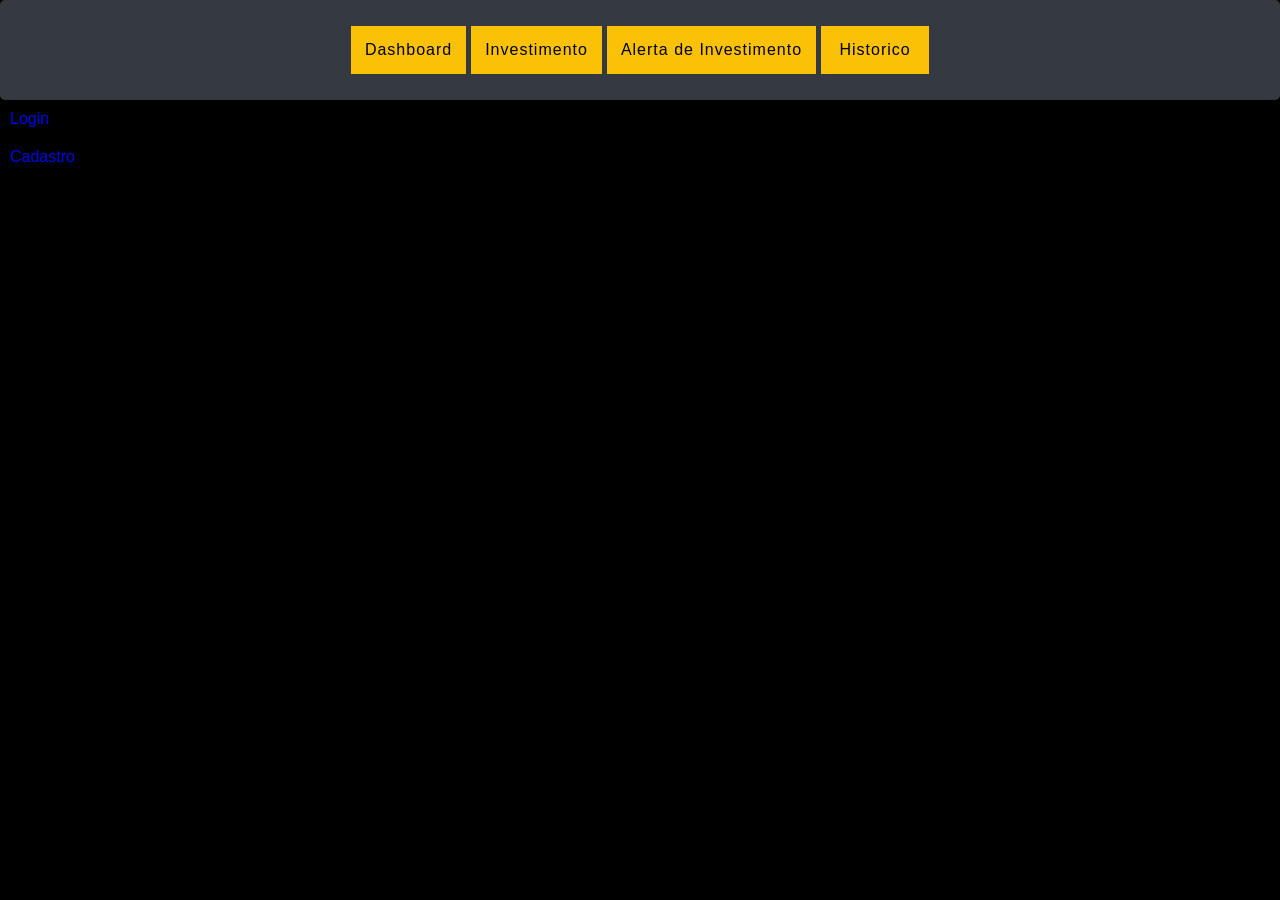
<file: Meu projeto pessoal/index.html>
<!DOCTYPE html>
<html lang="pt-BR">

<head>
    <meta charset="UTF-8">
    <meta name="viewport" content="width=device-width, initial-scale=1.0">
    <title>Dashboard</title>
    <link rel="stylesheet" href="style.css">
</head>

<body>

    
        <header>
            <nav id="top-header">
                <p id="dashboard">Dashboard</p>
                <p id="investimento">Investimento</p>
                <p id="alerta">Alerta de Investimento</p>
                <p id="historico">Historico</p>
            </nav>
        </header>
 
    
        <a href="login.html">Login</a>
        <a href="cadastro.html">Cadastro</a>
    

    <main>

    </main>
    <script src="script.js"></script>
</body>

</html>
</file>
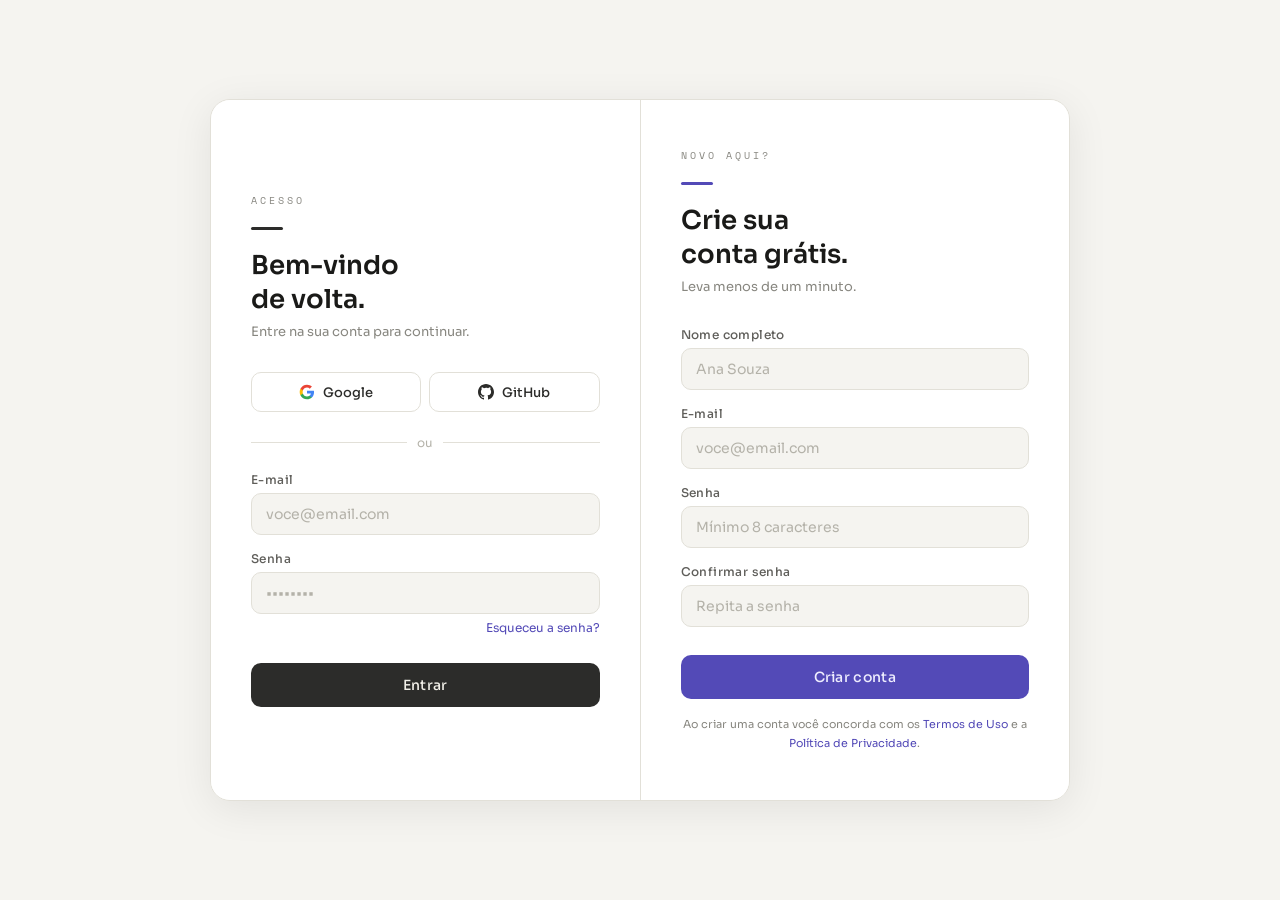
<file: Projeto-main (REWORK)/Projeto-main/index.html>
<!DOCTYPE html>
<html lang="pt-BR">

<head>
  <meta charset="UTF-8">
  <meta name="viewport" content="width=device-width, initial-scale=1.0">
  <title>Investimentos</title>
  <link rel="stylesheet" href="style.css">
  <link
    href="https://fonts.googleapis.com/css2?family=DM+Sans:wght@300;400;500;600&family=DM+Mono:wght@400;500&display=swap"
    rel="stylesheet">
</head>

<body>

  <!-- SIDEBAR -->
  <nav class="sidebar">
    <div class="logo">CA</div>

    <button class="nav-btn active" onclick="showPage('dashboard',this)" title="Dashboard">
      <svg viewBox="0 0 24 24">
        <rect x="3" y="3" width="7" height="7" rx="1" />
        <rect x="14" y="3" width="7" height="7" rx="1" />
        <rect x="3" y="14" width="7" height="7" rx="1" />
        <rect x="14" y="14" width="7" height="7" rx="1" />
      </svg>
    </button>

    <button class="nav-btn" onclick="showPage('alertas',this)" title="Alertas">
      <svg viewBox="0 0 24 24">
        <path d="M18 8A6 6 0 0 0 6 8c0 7-3 9-3 9h18s-3-2-3-9" />
        <path d="M13.73 21a2 2 0 0 1-3.46 0" />
      </svg>
    </button>

    <button class="nav-btn" onclick="showPage('negociacoes',this)" title="Negociações">
      <svg viewBox="0 0 24 24">
        <line x1="12" y1="1" x2="12" y2="23" />
        <path d="M17 5H9.5a3.5 3.5 0 0 0 0 7h5a3.5 3.5 0 0 1 0 7H6" />
      </svg>
    </button>

    <button class="nav-btn" onclick="showPage('pagamento',this)" title="Pagamento">
      <svg viewBox="0 0 24 24">
        <rect x="1" y="4" width="22" height="16" rx="2" />
        <line x1="1" y1="10" x2="23" y2="10" />
      </svg>
    </button>

    <div class="sidebar-bottom">
      <button class="nav-btn" onclick="showPage('meusdados',this)" title="Meus Dados">
        <svg viewBox="0 0 24 24">
          <path d="M20 21v-2a4 4 0 0 0-4-4H8a4 4 0 0 0-4 4v2" />
          <circle cx="12" cy="7" r="4" />
        </svg>
      </button>

      <button class="nav-btn" onclick="logout()" title="Sair">
        <svg viewBox="0 0 24 24">
          <path d="M9 21H5a2 2 0 0 1-2-2V5a2 2 0 0 1 2-2h4" />
          <polyline points="16 17 21 12 16 7" />
          <line x1="21" y1="12" x2="9" y2="12" />
        </svg>
      </button>

    </div>
  </nav>

  <main>
    <!-- TOPBAR -->
    <div class="topbar">
      <div class="topbar-left">
        <span class="topbar-title" id="page-title">Dashboard</span>
        <span class="topbar-sub" id="page-sub">Visão geral da carteira</span>
      </div>
      <div class="topbar-right">
        <span class="badge-green">● Mercado aberto</span>
        <div class="avatar">CA</div>
      </div>
    </div>

    <!-- ══════════ DASHBOARD ══════════ -->
    <div class="page active" id="page-dashboard">
      <div class="grid-4">
        <div class="card">
          <div class="card-label">Patrimônio Total</div>
          <div class="card-value" id="patrimonio-total">R$ 0,00</div>

        </div>
        <div class="card">
          <div class="card-label">Lucro do Mês</div>
          <div class="card-value" id="lucro-mes">R$ 0,00</div>
        </div>
        <div class="card">
          <div class="card-label">Posições Abertas</div>
          <div class="card-value">6</div>
          <div class="card-change" style="color:var(--muted)">4 países</div>
        </div>
        <div class="card">
          <div class="card-label">
            Cashback Acum.
            <span class="tooltip">
              ℹ️
              <span class="tooltip-text">
                Parte do valor de cada operação é devolvida ao usuário como benefício financeiro (0,5% por transação).
              </span>
            </span>
          </div>
          <div class="card-value" id="cashback-total">R$ 0,00</div>
        </div>
        <div class="card">
          <div class="card-label">
            Impacto Ambiental
            <span class="tooltip">
              ℹ️
              <span class="tooltip-text">
                Cada operação gera impacto ambiental proporcional ao valor investido.
              </span>
            </span>
          </div>

          <div class="card-value" id="impacto-total">0</div>
          <div class="card-change">CO₂ estimado acumulado</div>
        </div>
      </div>

      <div class="table-wrap">
        <div class="table-head">
          <h3>Ações em carteira</h3>
          <span style="font-size:12px;color:var(--muted)">Atualizado agora</span>
        </div>
        <table>
          <thead>
            <tr>
              <th>País</th>
              <th>Ação</th>
              <th>Variação</th>
              <th>Preço</th>
              <th>Qtd</th>
              <th>Total</th>
              <th>Status</th>
              <th>Ação</th>
            </tr>
          </thead>
          <tbody>
            <tr>
              <td class="td-pais"></td>
              <td><b>PETR4</b></td>
              <td class="up">+1,59%</td>
              <td class="mono" style="font-family:var(--mono)">R$ 38,42</td>
              <td>100</td>
              <td class="mono" style="font-family:var(--mono)">R$ 3.842</td>
              <td><span class="tag tag-green">Queimados</span></td>
              <td><button class="btn-sm btn-sell" onclick="openSell('PETR4','R$ 38,42')">Vender</button></td>
            </tr>
            <tr>
              <td class="td-pais"></td>
              <td><b>INFY</b></td>
              <td class="down">−0,48%</td>
              <td style="font-family:var(--mono)">₹ 1.420</td>
              <td>50</td>
              <td style="font-family:var(--mono)">₹ 71.000</td>
              <td><span class="tag tag-red">Poluição</span></td>
              <td><button class="btn-sm btn-buy" onclick="openBuy('INFY','₹ 1.420')">Comprar</button></td>
            </tr>
            <tr>
              <td class="td-pais"></td>
              <td><b>AAPL</b></td>
              <td class="up">+0,92%</td>
              <td style="font-family:var(--mono)">$ 189,30</td>
              <td>10</td>
              <td style="font-family:var(--mono)">$ 1.893</td>
              <td><span class="tag tag-blue">Estável</span></td>
              <td><button class="btn-sm btn-sell" onclick="openSell('AAPL','$ 189,30')">Vender</button></td>
            </tr>
            <tr>
              <td class="td-pais"></td>
              <td><b>SAP</b></td>
              <td class="up">+2,10%</td>
              <td style="font-family:var(--mono)">€ 172,50</td>
              <td>20</td>
              <td style="font-family:var(--mono)">€ 3.450</td>
              <td><span class="tag tag-green">Alta</span></td>
              <td><button class="btn-sm btn-buy" onclick="openBuy('SAP','€ 172,50')">Comprar</button></td>
            </tr>
          </tbody>
        </table>
      </div>
    </div>

    <!-- ══════════ ALERTAS ══════════ -->
    <div class="page" id="page-alertas">
      <div class="grid-2" style="margin-bottom:1.5rem">
        <div class="card">
          <div class="card-label">Alertas Ativos</div>
          <div class="card-value" style="color:var(--amber)">8</div>
          <div class="card-change" style="color:var(--muted)">3 críticos</div>
        </div>
        <div class="card">
          <div class="card-label">Último disparo</div>
          <div class="card-value" style="font-size:20px">PETR4</div>
          <div class="card-change up">há 4 minutos</div>
        </div>
      </div>

      <p class="section-title">Feed de alertas em tempo real</p>
      <div class="alert-list">
        <div class="alert-item">
          <div class="alert-icon alert-up">📈</div>
          <div class="dot dot-green"></div>
          <div class="alert-info">
            <div class="alert-title">PETR4 — Rompeu resistência de R$ 38,00</div>
            <div class="alert-desc">Preço atual: R$ 38,42 · Volume acima da média em 34%</div>
          </div>
          <div class="alert-time">14:52</div>
        </div>
        <div class="alert-item">
          <div class="alert-icon alert-down">📉</div>
          <div class="dot dot-red"></div>
          <div class="alert-info">
            <div class="alert-title">INFY — Queda de 0,48% na abertura</div>
            <div class="alert-desc">Stop-loss atingido · Preço: ₹ 1.420 · Limite: ₹ 1.430</div>
          </div>
          <div class="alert-time">14:48</div>
        </div>
        <div class="alert-item">
          <div class="alert-icon alert-neutral">⚠️</div>
          <div class="dot dot-amber"></div>
          <div class="alert-info">
            <div class="alert-title">AAPL — Próximo da meta de lucro</div>
            <div class="alert-desc">Meta: $ 190,00 · Preço: $ 189,30 · Distância: 0,37%</div>
          </div>
          <div class="alert-time">14:31</div>
        </div>
        <div class="alert-item">
          <div class="alert-icon alert-up">🔔</div>
          <div class="dot dot-green"></div>
          <div class="alert-info">
            <div class="alert-title">SAP — Alta de 2,1% após resultado trimestral</div>
            <div class="alert-desc">Lucro por ação acima do esperado · Recomendação: Comprar</div>
          </div>
          <div class="alert-time">13:59</div>
        </div>
        <div class="alert-item">
          <div class="alert-icon alert-neutral">📰</div>
          <div class="dot dot-amber"></div>
          <div class="alert-info">
            <div class="alert-title">Mercado BR — SELIC mantida em 10,5%</div>
            <div class="alert-desc">Decisão do COPOM publicada · Impacto esperado na renda fixa</div>
          </div>
          <div class="alert-time">13:00</div>
        </div>
        <div class="alert-item">
          <div class="alert-icon alert-down">🛑</div>
          <div class="dot dot-red"></div>
          <div class="alert-info">
            <div class="alert-title">VALE3 — Alerta de volatilidade alta</div>
            <div class="alert-desc">Variação intraday: −3,2% · Acompanhar antes de operar</div>
          </div>
          <div class="alert-time">11:20</div>
        </div>
      </div>

      <div style="margin-top:1.5rem">
        <p class="section-title">Criar novo alerta</p>
        <div class="card" style="max-width:500px">
          <div class="form-group">
            <label>Ativo</label>
            <select>
              <option>PETR4</option>
              <option>VALE3</option>
              <option>AAPL</option>
              <option>INFY</option>
              <option>SAP</option>
            </select>
          </div>
          <div class="row-2">
            <div class="form-group">
              <label>Tipo de alerta</label>
              <select>
                <option>Preço acima de</option>
                <option>Preço abaixo de</option>
                <option>Variação %</option>
              </select>
            </div>
            <div class="form-group">
              <label>Valor de gatilho</label>
              <input type="number" placeholder="Ex: 40,00">
            </div>
          </div>
          <button class="btn-pay" style="background:var(--amber);color:#000" onclick="alertCreated()">Criar
            Alerta</button>
          <div id="alert-confirm"
            style="display:none;margin-top:0.75rem;text-align:center;font-size:13px;color:var(--green)">✔ Alerta criado
            com sucesso!</div>
        </div>
      </div>
    </div>

    <!-- ══════════ NEGOCIAÇÕES ══════════ -->
    <div class="page" id="page-negociacoes">
      <div class="grid-4" style="margin-bottom:1.5rem">
        <div class="card">
          <div class="card-label">Total operado</div>
          <div class="card-value">R$ 28.450</div>
        </div>
        <div class="card">
          <div class="card-label">Compras</div>
          <div class="card-value" style="color:var(--green)">R$ 15.200</div>
        </div>
        <div class="card">
          <div class="card-label">Vendas</div>
          <div class="card-value" style="color:var(--red)">R$ 13.250</div>
        </div>
        <div class="card">
          <div class="card-label">Resultado líquido</div>
          <div class="card-value" style="color:var(--green)">+R$ 1.950</div>
        </div>
      </div>

      <div class="table-wrap">
        <div class="table-head">
          <h3>Histórico de negociações</h3>
        </div>
        <table class="neg-table">
          <thead>
            <tr>
              <th>Data</th>
              <th>Ativo</th>
              <th>Tipo</th>
              <th>Qtd</th>
              <th>Preço unit.</th>
              <th>Total</th>
              <th>Resultado</th>
            </tr>
          </thead>
          <tbody id="neg-tbody">
            <tr>
              <td>13/05/2026</td>
              <td>PETR4</td>
              <td><span class="tag tag-green">Compra</span></td>
              <td>100</td>
              <td style="font-family:var(--mono)">R$ 36,90</td>
              <td style="font-family:var(--mono)">R$ 3.690</td>
              <td class="up">+R$ 152</td>
            </tr>
            <tr>
              <td>12/05/2026</td>
              <td>AAPL</td>
              <td><span class="tag tag-red">Venda</span></td>
              <td>5</td>
              <td style="font-family:var(--mono)">$ 191,00</td>
              <td style="font-family:var(--mono)">$ 955</td>
              <td class="up">+$ 85</td>
            </tr>
            <tr>
              <td>10/05/2026</td>
              <td>SAP</td>
              <td><span class="tag tag-green">Compra</span></td>
              <td>20</td>
              <td style="font-family:var(--mono)">€ 169,00</td>
              <td style="font-family:var(--mono)">€ 3.380</td>
              <td class="up">+€ 70</td>
            </tr>
            <tr>
              <td>08/05/2026</td>
              <td>INFY</td>
              <td><span class="tag tag-red">Venda</span></td>
              <td>30</td>
              <td style="font-family:var(--mono)">₹ 1.445</td>
              <td style="font-family:var(--mono)">₹ 43.350</td>
              <td class="down">−₹ 450</td>
            </tr>
            <tr>
              <td>05/05/2026</td>
              <td>VALE3</td>
              <td><span class="tag tag-red">Venda</span></td>
              <td>50</td>
              <td style="font-family:var(--mono)">R$ 68,10</td>
              <td style="font-family:var(--mono)">R$ 3.405</td>
              <td class="up">+R$ 205</td>
            </tr>
          </tbody>
        </table>
      </div>
    </div>

    <!-- ══════════ PAGAMENTO ══════════ -->
    <div class="page" id="page-pagamento">
      <div class="pay-grid">
        <div>
          <p class="section-title">Ordem de operação</p>
          <div class="card">
            <div class="form-group">
              <label>Ativo</label>
              <select id="pay-ativo" onchange="updateOrder()">
                <option value="PETR4|R$|38.42">PETR4 — R$ 38,42</option>
                <option value="AAPL|$|189.30">AAPL — $ 189,30</option>
                <option value="INFY|₹|1420">INFY — ₹ 1.420</option>
                <option value="SAP|€|172.50">SAP — € 172,50</option>
              </select>
            </div>
            <div class="row-2">
              <div class="form-group">
                <label>Tipo</label>
                <select id="pay-tipo" onchange="updateOrder()">
                  <option>Compra</option>
                  <option>Venda</option>
                </select>
              </div>
              <div class="form-group">
                <label>Quantidade</label>
                <input type="number" id="pay-qtd" value="10" min="1" oninput="updateOrder()">
              </div>
            </div>

            <p class="section-title" style="margin-top:0.5rem;font-size:13px">Dados de pagamento</p>
            <div class="form-group">
              <label>Nome no cartão</label>
              <input type="text" placeholder="Carolina Idehama" id="pay-nome">
            </div>
            <div class="form-group">
              <label>Número do cartão</label>
              <input type="text" placeholder="0000 0000 0000 0000" maxlength="19" id="pay-card" oninput="fmtCard(this)">
            </div>
            <div class="row-2">
              <div class="form-group">
                <label>Validade</label>
                <input type="text" placeholder="MM/AA" maxlength="5" id="pay-val" oninput="fmtDate(this)">
              </div>
              <div class="form-group">
                <label>CVV</label>
                <input type="text" placeholder="•••" maxlength="3">
              </div>
            </div>
            <button class="btn-pay" onclick="processPay()">Confirmar operação</button>
          </div>
        </div>

        <div>
          <p class="section-title">Resumo da ordem</p>
          <div class="card">
            <div class="order-summary">
              <div class="order-row"><span>Ativo</span><span id="ord-ativo">PETR4</span></div>
              <div class="order-row"><span>Tipo</span><span id="ord-tipo">Compra</span></div>
              <div class="order-row"><span>Quantidade</span><span id="ord-qtd">10</span></div>
              <div class="order-row"><span>Preço unit.</span><span id="ord-preco">R$ 38,42</span></div>
              <div class="order-divider"></div>
              <div class="order-row"><span>Taxa corretagem</span><span>R$ 2,50</span></div>
              <div class="order-row"><span>Cashback (0,5%)</span><span id="ord-cash" style="color:var(--green)">R$
                  1,92</span></div>
              <div class="order-divider"></div>
              <div class="order-total"><span>Total</span><span id="ord-total">R$ 386,70</span></div>
            </div>
          </div>

          <div class="receipt-box" id="receipt">
            <div class="receipt-icon">✅</div>
            <div class="receipt-title">Operação confirmada!</div>
            <div class="receipt-sub" id="receipt-msg">Compra de 10 PETR4 executada com sucesso.</div>
            <div style="margin-top:0.75rem;font-size:12px;color:var(--muted);font-family:var(--mono)" id="receipt-id">
            </div>
          </div>
        </div>
      </div>
    </div>

    <!-- ══════════ MEUS DADOS ══════════ -->
    <div class="page" id="page-meusdados">
      <div class="grid-2">
        <div>
          <div class="data-card">
            <h3>Dados pessoais</h3>
            <div class="data-row"><span>Nome</span><span id="user-nome">-</span></div>
            <div class="data-row"><span>E-mail</span><span id="user-email">-</span></div>
            <div class="data-row"><span>Saldo</span><span id="user-saldo">R$ 0,00</span></div>
            <div class="data-row"><span>Conta criada</span><span>—</span></div>
          </div>
          <div class="data-card">
            <h3>Plano & Limites</h3>
            <div class="data-row"><span>Plano</span><span><span class="tag tag-blue">Pro</span></span></div>
            <div class="data-row"><span>Limite diário</span><span>R$ 50.000</span></div>
            <div class="data-row"><span>Operações/mês</span><span>128 / ilimitado</span></div>
            <div class="data-row"><span>Cashback</span><span>0,5% por operação</span></div>
          </div>
        </div>
        <div>
          <div class="data-card">
            <h3>Resumo financeiro</h3>
            <div class="data-row"><span>Saldo disponível</span><span style="color:var(--green)">R$ 8.320,00</span></div>
            <div class="data-row"><span>Em operações</span><span>R$ 34.510,00</span></div>
            <div class="data-row"><span>Patrimônio total</span><span>R$ 42.830,00</span></div>
            <div class="data-row"><span>Cashback total</span><span style="color:var(--green)">R$ 218,40</span></div>
            <div class="data-row"><span>Lucro acumulado</span><span style="color:var(--green)">+R$ 5.230</span></div>
          </div>
          <div class="data-card">
            <h3>Segurança</h3>
            <div class="data-row"><span>Autenticação 2FA</span><span style="color:var(--green)">Ativo</span></div>
            <div class="data-row"><span>Último acesso</span><span>Hoje, 14:31</span></div>
            <div class="data-row"><span>Dispositivos</span><span>2 cadastrados</span></div>
            <div class="data-row"><span>Senha</span><span>Atualizada há 30d</span></div>
          </div>
        </div>
      </div>
    </div>

  </main>

  <!-- MODAL OPERAÇÃO -->
  <div id="modal-overlay"
    style="display:none;position:fixed;inset:0;background:rgba(0,0,0,0.6);z-index:200;display:none;align-items:center;justify-content:center">
    <div
      style="background:var(--surface);border:1px solid var(--border);border-radius:16px;padding:2rem;width:360px;max-width:90vw">
      <h3 id="modal-title" style="margin-bottom:1rem">Comprar PETR4</h3>
      <div class="form-group"><label>Quantidade</label><input type="number" value="10" id="modal-qtd" min="1"
          oninput="updateModal()"></div>
      <div style="background:var(--surface2);border-radius:10px;padding:1rem;margin-bottom:1rem;font-size:13px">
        <div style="display:flex;justify-content:space-between;margin-bottom:4px"><span
            style="color:var(--muted)">Preço</span><span id="modal-price" style="font-family:var(--mono)"></span></div>
        <div style="display:flex;justify-content:space-between"><span style="color:var(--muted)">Total
            estimado</span><span id="modal-total" style="font-family:var(--mono);color:var(--green)"></span></div>
      </div>
      <div style="display:flex;gap:0.75rem">
        <button onclick="closeModal()"
          style="flex:1;height:42px;border-radius:10px;border:1px solid var(--border);background:transparent;color:var(--text);cursor:pointer;font-family:var(--font);font-size:14px">Cancelar</button>
        <button onclick="confirmModal()"
          style="flex:1;height:42px;border-radius:10px;border:none;background:var(--blue);color:#fff;cursor:pointer;font-family:var(--font);font-size:14px;font-weight:600">Confirmar</button>
      </div>
    </div>
  </div>

  <script src="script.js"></script>
</body>

</html>
</file>
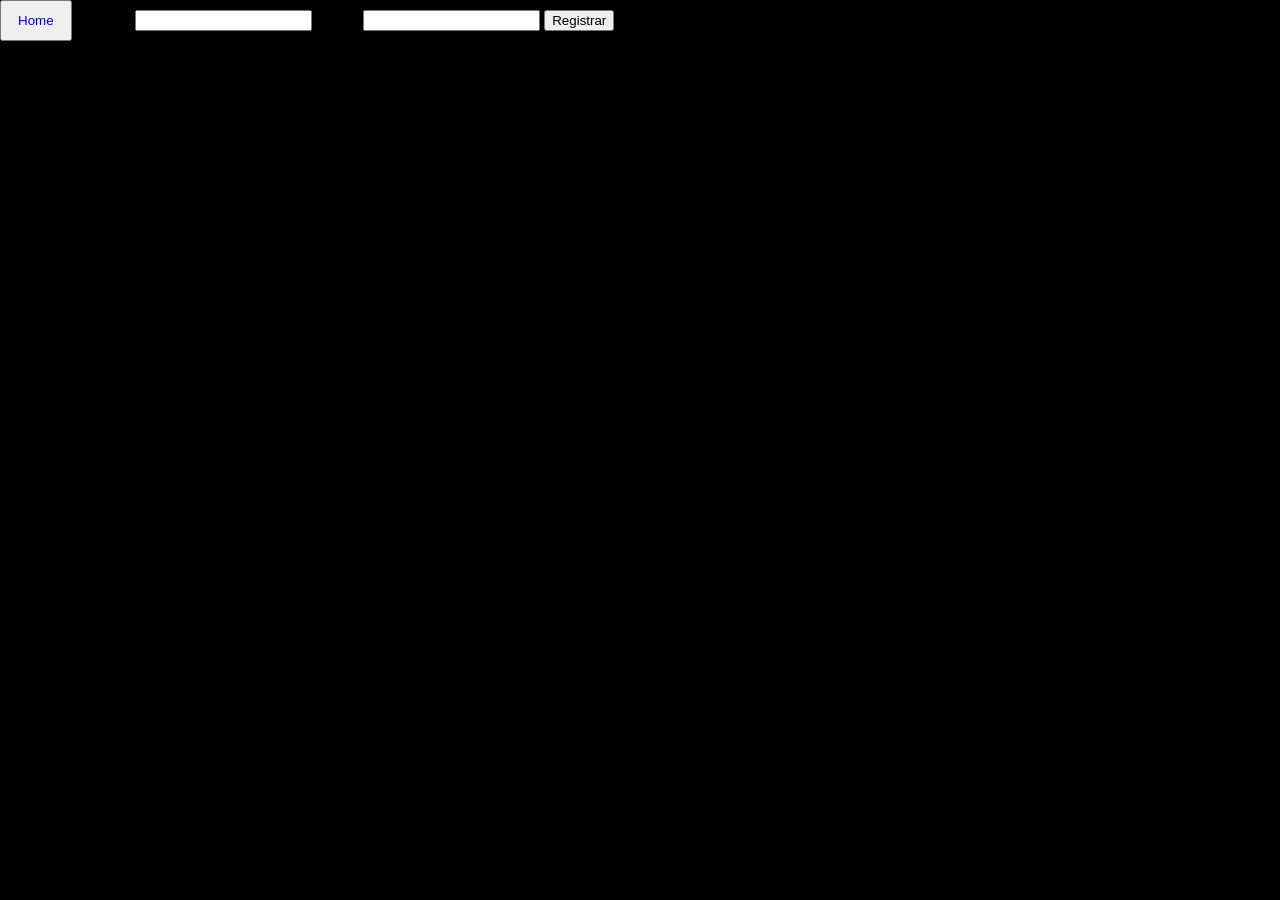
<file: cadastro.html>
<!DOCTYPE html>
<html lang="en">

<head>
    <meta charset="UTF-8">
    <meta name="viewport" content="width=device-width, initial-scale=1.0">
    <title>Cadastro</title>
    <link rel="stylesheet" href="style.css">
</head>

<body>
    <div class="cadastro">
        <button>
            <a href="index.html">Home</a>
        </button>
        <label>Usuário:</label>
        <input type="text" id="usuario">
        <label>Senha:</label>
        <input type="password" id="senha">
        <button onclick="Cadastro()">Registrar</button>
    </div>


    <script src="script.js"></script>

</body>

</html>
</file>
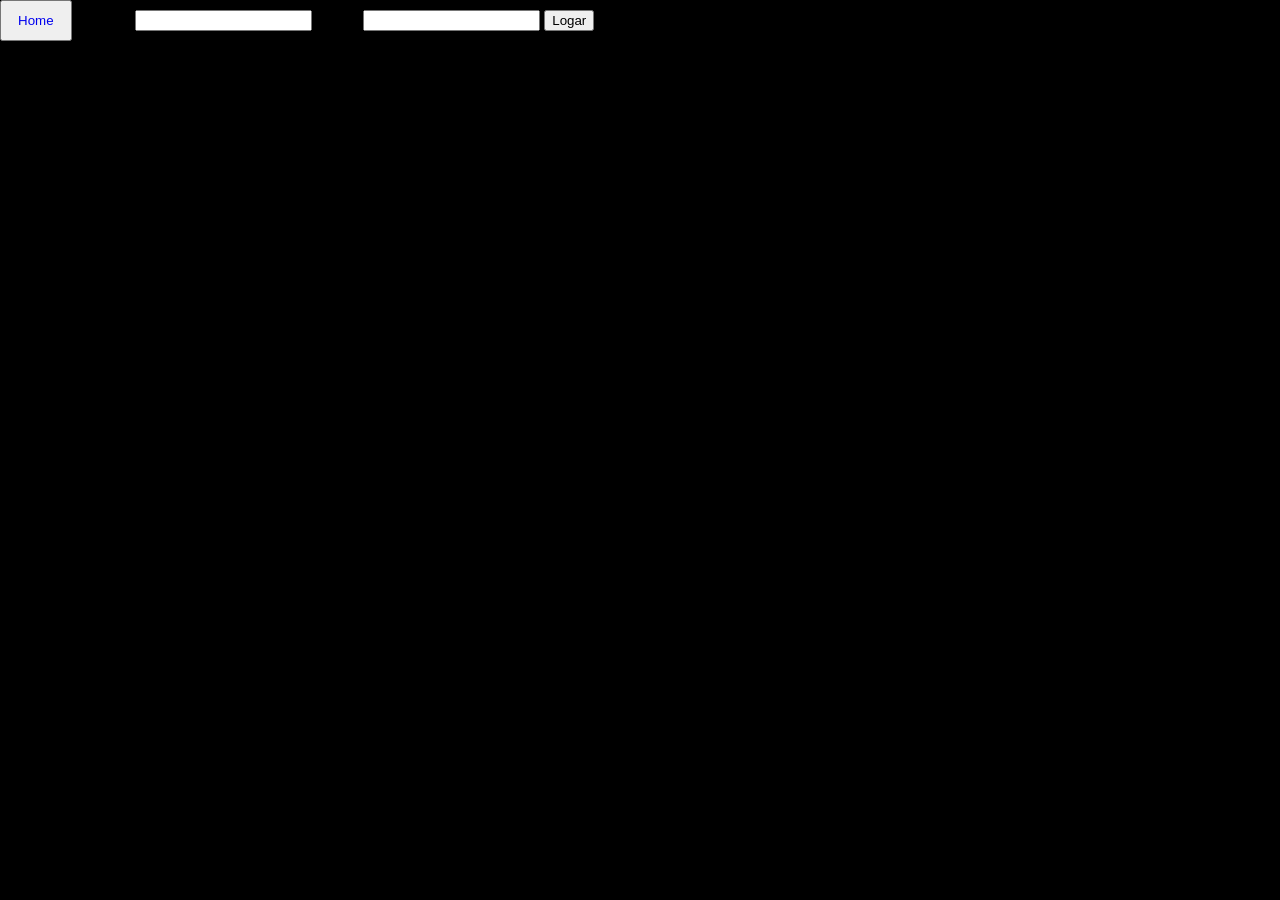
<file: login.html>
<!DOCTYPE html>
<html lang="en">

<head>
    <meta charset="UTF-8">
    <meta name="viewport" content="width=device-width, initial-scale=1.0">
    <title>Login</title>
    <link rel="stylesheet" href="style.css">
</head>

<body>
    <div class="login">
        <button>
            <a href="index.html">Home</a>
        </button>
        <label>Usuário:</label>
        <input type="text" id="usuario">
        <label>Senha:</label>
        <input type="password" id="senha">
        <button onclick="Login()">Logar</button>
    </div>


    <script src="script.js"></script>
</body>

</html>
</file>
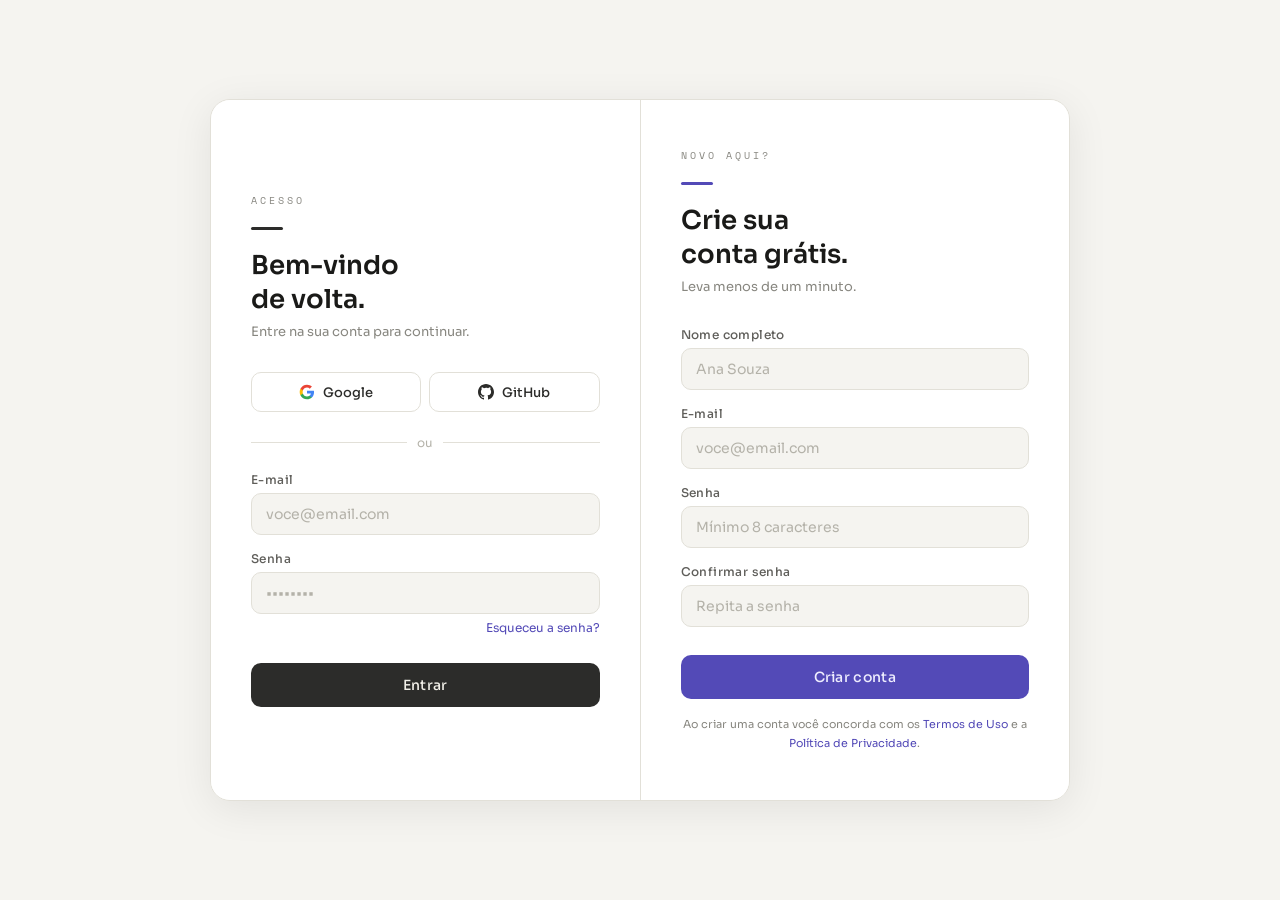
<file: Projeto-main (REWORK)/Projeto-main/login.html>
<!DOCTYPE html>
<html lang="en">

<head>
    <meta charset="UTF-8">
    <meta name="viewport" content="width=device-width, initial-scale=1.0">
    <title>Login</title>
    <link rel="stylesheet" href="style.css">
    <link rel="preconnect" href="https://fonts.googleapis.com">
    <link href="https://fonts.googleapis.com/css2?family=Sora:wght@300;400;500;600&family=Space+Mono:wght@400;700&display=swap" rel="stylesheet">

</head>

<body class="auth-page">

  <div class="auth-wrapper">

    <!-- LOGIN -->
    <div class="auth-panel login">
      <p class="panel-label">Acesso</p>
      <div class="accent-bar accent-login"></div>
      <h1 class="panel-title">Bem-vindo<br>de volta.</h1>
      <p class="panel-sub">Entre na sua conta para continuar.</p>

      <div class="social-row">
        <button class="btn-social">
          <svg width="16" height="16" viewBox="0 0 24 24" fill="none">
            <path d="M22.56 12.25c0-.78-.07-1.53-.2-2.25H12v4.26h5.92c-.26 1.37-1.04 2.53-2.21 3.31v2.77h3.57c2.08-1.92 3.28-4.74 3.28-8.09z" fill="#4285F4"/>
            <path d="M12 23c2.97 0 5.46-.98 7.28-2.66l-3.57-2.77c-.98.66-2.23 1.06-3.71 1.06-2.86 0-5.29-1.93-6.16-4.53H2.18v2.84C3.99 20.53 7.7 23 12 23z" fill="#34A853"/>
            <path d="M5.84 14.09c-.22-.66-.35-1.36-.35-2.09s.13-1.43.35-2.09V7.07H2.18C1.43 8.55 1 10.22 1 12s.43 3.45 1.18 4.93l3.66-2.84z" fill="#FBBC05"/>
            <path d="M12 5.38c1.62 0 3.06.56 4.21 1.64l3.15-3.15C17.45 2.09 14.97 1 12 1 7.7 1 3.99 3.47 2.18 7.07l3.66 2.84c.87-2.6 3.3-4.53 6.16-4.53z" fill="#EA4335"/>
          </svg>
          Google
        </button>
        <button class="btn-social">
          <svg width="16" height="16" viewBox="0 0 24 24" fill="currentColor">
            <path d="M12 0C5.374 0 0 5.373 0 12c0 5.302 3.438 9.8 8.207 11.387.599.111.793-.261.793-.577v-2.234c-3.338.726-4.033-1.416-4.033-1.416-.546-1.387-1.333-1.756-1.333-1.756-1.089-.745.083-.729.083-.729 1.205.084 1.839 1.237 1.839 1.237 1.07 1.834 2.807 1.304 3.492.997.107-.775.418-1.305.762-1.604-2.665-.305-5.467-1.334-5.467-5.931 0-1.311.469-2.381 1.236-3.221-.124-.303-.535-1.524.117-3.176 0 0 1.008-.322 3.301 1.23A11.509 11.509 0 0 1 12 5.803c1.02.005 2.047.138 3.006.404 2.291-1.552 3.297-1.23 3.297-1.23.653 1.653.242 2.874.118 3.176.77.84 1.235 1.911 1.235 3.221 0 4.609-2.807 5.624-5.479 5.921.43.372.823 1.102.823 2.222v3.293c0 .319.192.694.801.576C20.566 21.797 24 17.3 24 12c0-6.627-5.373-12-12-12z"/>
          </svg>
          GitHub
        </button>
      </div>

      <div class="divider">ou</div>

      <div class="field">
        <label for="login-email">E-mail</label>
        <input id="login-email" type="email" placeholder="voce@email.com">
      </div>
      <div class="field">
        <label for="login-senha">Senha</label>
        <input id="login-senha" type="password" placeholder="••••••••">
        <a class="forgot" href="#">Esqueceu a senha?</a>
      </div>

      <button class="btn-primary btn-login" onclick="Login()">Entrar</button>
    </div>

    <!-- CADASTRO -->
    <div class="auth-panel signup">
      <p class="panel-label">Novo aqui?</p>
      <div class="accent-bar accent-signup"></div>
      <h1 class="panel-title">Crie sua<br>conta grátis.</h1>
      <p class="panel-sub">Leva menos de um minuto.</p>

      <div class="field">
        <label for="nome">Nome completo</label>
        <input id="nome" type="text" placeholder="Ana Souza">
      </div>
      <div class="field">
        <label for="signup-email">E-mail</label>
        <input id="signup-email" type="email" placeholder="voce@email.com">
      </div>
      <div class="field">
        <label for="signup-senha">Senha</label>
        <input id="signup-senha" type="password" placeholder="Mínimo 8 caracteres">
      </div>
      <div class="field">
        <label for="confirmar-senha">Confirmar senha</label>
        <input id="confirmar-senha" type="password" placeholder="Repita a senha">
      </div>

      <button class="btn-primary btn-signup" onclick="Cadastro()">Criar conta</button>
      <p class="terms">
        Ao criar uma conta você concorda com os
        <a href="#">Termos de Uso</a> e a <a href="#">Política de Privacidade</a>.
      </p>
    </div>

  </div>
<script src="script.js"></script>
</body>

</html>
</file>
<file: Meu projeto pessoal/style.css>
/*  Toda parte do "Home" */
body {
    background: black;
    flex-wrap: wrap;
    margin: 0;
}

header {
    display: flex;
    justify-content: center;
    flex-direction: row;
    background-color: #343a40;
    border-radius: 5px;
    width: 100%;
}

a {
    display: flex;
    justify-content: space-between;
    flex-direction: row;
    padding: 10px;
    text-decoration: none;
    font-family: sans-serif;
    transition: all .35s;
}



/* ID's Inicio */


#dashboard {
    display: inline-flex;
    box-sizing: border-box;
    background-color: #fbc105;
    flex-direction: row;
    padding: 10px 14px;
    text-decoration: none;
    letter-spacing: 1px;
    font-family: sans-serif;
    min-width: 108px;
    min-height: 48px;
    text-align: center;
    font-weight: 500;
    align-items: center;
    justify-content: center;
}

#alerta {
    display: inline-flex;
    box-sizing: border-box;
    background-color: #fbc105;
    flex-direction: row;
    padding: 10px 14px;
    text-decoration: none;
    letter-spacing: 1px;
    font-family: sans-serif;
    min-width: 108px;
    min-height: 48px;
    text-align: center;
    font-weight: 500;
    align-items: center;
    justify-content: center;
}

#investimento {

    display: inline-flex;
    box-sizing: border-box;
    background-color: #fbc105;
    flex-direction: row;
    padding: 10px 14px;
    text-decoration: none;
    letter-spacing: 1px;
    font-family: sans-serif;
    min-width: 108px;
    min-height: 48px;
    text-align: center;
    font-weight: 500;
    align-items: center;
    justify-content: center;
}

#historico {
    display: inline-flex;
    box-sizing: border-box;
    background-color: #fbc105;
    flex-direction: row;
    padding: 10px 14px;
    text-decoration: none;
    letter-spacing: 1px;
    font-family: sans-serif;
    min-width: 108px;
    min-height: 48px;
    text-align: center;
    font-weight: 500;
    align-items: center;
    justify-content: center;
}


#top-header{
    display: flex;
    justify-content: space-between;
    align-items: center;
    flex-direction: row;
    padding: 10px;
    gap: 5px;
}



/* ID's Final*/


/* Animation Inicio */

a:after {
    background: #ff003b;
    transition: all .35s;
}

a:hover {
    color: #ff0000;
}

a:hover:after {
    width: 100%;
}

/* Animation Final */

/*  Parte do Cadastro e Login Inicio */

.cadastro{

}

.login{
    
}

/*  Parte do Cadastro e Login Final */
</file>
<file: Projeto-main (REWORK)/Projeto-main/style.css>
/*  Toda parte do "Home" */
*{box-sizing:border-box;margin:0;padding:0}

:root{
  --bg:#0a0e1a;
  --surface:#111827;
  --surface2:#1a2235;
  --border:#1e2d45;
  --blue:#2563eb;
  --blue-light:#3b82f6;
  --green:#10b981;
  --red:#ef4444;
  --amber:#f59e0b;
  --text:#f0f4ff;
  --muted:#6b7a99;
  --font:'DM Sans',sans-serif;
  --mono:'DM Mono',monospace;
}

body{background:var(--bg);color:var(--text);font-family:var(--font);min-height:100vh;overflow-x:hidden}

/* ── SIDEBAR ── */
.sidebar{
  position:fixed;top:0;left:0;width:64px;height:100vh;
  background:var(--surface);border-right:1px solid var(--border);
  display:flex;flex-direction:column;align-items:center;padding:1.5rem 0;gap:0.5rem;
  z-index:100;
}
.logo{width:36px;height:36px;background:var(--blue);border-radius:10px;display:flex;align-items:center;justify-content:center;font-weight:700;font-size:14px;color:#fff;margin-bottom:1.5rem;letter-spacing:-0.5px}
.nav-btn{width:44px;height:44px;border-radius:10px;border:none;background:transparent;color:var(--muted);cursor:pointer;display:flex;align-items:center;justify-content:center;transition:all 0.15s;font-size:18px}
.nav-btn:hover{background:var(--surface2);color:var(--text)}
.nav-btn.active{background:rgba(37,99,235,0.18);color:var(--blue-light)}
.nav-btn svg{width:20px;height:20px;stroke:currentColor;fill:none;stroke-width:1.8;stroke-linecap:round;stroke-linejoin:round}
.sidebar-bottom{margin-top:auto}

@media (max-width: 768px){
  .sidebar-bottom{
    margin-top: 0;      
    margin-left: auto;   
    display: flex;
    flex-direction: row;
  }
}

@media (max-width: 768px){
  .sidebar{
    display: flex;
    align-items: center;
    justify-content: flex-start;
    padding: 0 10px;
  }
}

/* ── MAIN ── */
main{margin-left:64px;min-height:100vh}

/* ── TOPBAR ── */
.topbar{
  display:flex;align-items:center;justify-content:space-between;
  padding:1rem 2rem;border-bottom:1px solid var(--border);
  background:var(--surface);
}
.topbar-left{display:flex;flex-direction:column}
.topbar-title{font-size:18px;font-weight:600}
.topbar-sub{font-size:12px;color:var(--muted);margin-top:1px}
.topbar-right{display:flex;align-items:center;gap:1rem}
.badge-green{background:rgba(16,185,129,0.12);color:var(--green);font-size:12px;padding:4px 10px;border-radius:99px;font-weight:500}
.avatar{width:36px;height:36px;border-radius:50%;background:var(--blue);display:flex;align-items:center;justify-content:center;font-weight:600;font-size:13px}

/* ── PAGES ── */
.page{display:none;padding:2rem;animation:fadeIn 0.2s ease}
.page.active{display:block}
@keyframes fadeIn{from{opacity:0;transform:translateY(6px)}to{opacity:1;transform:translateY(0)}}

/* ── CARDS ── */
.grid-4{display:grid;grid-template-columns:repeat(4,1fr);gap:1rem;margin-bottom:1.5rem}
.grid-2{display:grid;grid-template-columns:1fr 1fr;gap:1.5rem;margin-bottom:1.5rem}
.card{background:var(--surface);border:1px solid var(--border);border-radius:14px;padding:1.25rem 1.5rem}
.card-label{font-size:11px;color:var(--muted);text-transform:uppercase;letter-spacing:1px;margin-bottom:0.5rem;font-family:var(--mono)}
.card-value{font-size:26px;font-weight:600;font-family:var(--mono)}
.card-change{font-size:12px;margin-top:4px}
.up{color:var(--green)}.down{color:var(--red)}

/* ── TABLE ── */
.table-wrap{background:var(--surface);border:1px solid var(--border);border-radius:14px;margin-bottom:1.5rem;overflow-x:auto;}
.table-head{padding:1rem 1.5rem;border-bottom:1px solid var(--border);display:flex;align-items:center;justify-content:space-between}
.table-head h3{font-size:14px;font-weight:600}
table{width:100%;border-collapse:collapse}
th{text-align:left;font-size:11px;color:var(--muted);text-transform:uppercase;letter-spacing:0.8px;padding:0.75rem 1.5rem;border-bottom:1px solid var(--border);font-family:var(--mono)}
td{padding:0.85rem 1.5rem;font-size:14px;border-bottom:1px solid rgba(30,45,69,0.5)}
tr:last-child td{border-bottom:none}
tr:hover td{background:var(--surface2)}
.flag{width:22px;height:16px;border-radius:3px;display:inline-block;vertical-align:middle;margin-right:8px}
.btn-sm{padding:5px 14px;border-radius:7px;border:none;font-size:12px;font-weight:600;font-family:var(--font);cursor:pointer;transition:opacity 0.15s}
.btn-buy{background:rgba(16,185,129,0.15);color:var(--green)}
.btn-sell{background:rgba(239,68,68,0.15);color:var(--red)}
.btn-sm:hover{opacity:0.75}

/* ── ALERTS ── */
.alert-list{display:flex;flex-direction:column;gap:0.75rem}
.alert-item{background:var(--surface);border:1px solid var(--border);border-radius:12px;padding:1rem 1.25rem;display:flex;align-items:center;gap:1rem;transition:border-color 0.2s}
.alert-item:hover{border-color:var(--blue)}
.alert-icon{width:40px;height:40px;border-radius:10px;display:flex;align-items:center;justify-content:center;flex-shrink:0;font-size:18px}
.alert-up{background:rgba(16,185,129,0.12)}
.alert-down{background:rgba(239,68,68,0.12)}
.alert-neutral{background:rgba(245,158,11,0.12)}
.alert-info{flex:1}
.alert-title{font-size:14px;font-weight:500}
.alert-desc{font-size:12px;color:var(--muted);margin-top:2px}
.alert-time{font-size:11px;color:var(--muted);font-family:var(--mono);white-space:nowrap}
.dot{width:8px;height:8px;border-radius:50%;flex-shrink:0}
.dot-green{background:var(--green);box-shadow:0 0 6px var(--green)}
.dot-red{background:var(--red);box-shadow:0 0 6px var(--red)}
.dot-amber{background:var(--amber)}

/* ── PAYMENT ── */
.pay-grid{display:grid;grid-template-columns:1.2fr 1fr;gap:1.5rem}
.form-group{margin-bottom:1.1rem}
.form-group label{display:block;font-size:12px;color:var(--muted);margin-bottom:6px;font-weight:500;letter-spacing:0.4px}
.form-group input,.form-group select{
  width:100%;height:44px;padding:0 14px;
  background:var(--surface2);border:1px solid var(--border);
  border-radius:10px;color:var(--text);font-family:var(--font);font-size:14px;outline:none;
  transition:border-color 0.2s,box-shadow 0.2s;
}
.form-group input:focus,.form-group select:focus{border-color:var(--blue);box-shadow:0 0 0 3px rgba(37,99,235,0.15)}
.form-group select option{background:var(--surface2)}
.row-2{display:grid;grid-template-columns:1fr 1fr;gap:0.75rem}
.btn-pay{
  width:100%;height:46px;border:none;border-radius:10px;
  background:var(--blue);color:#fff;font-family:var(--font);font-size:15px;
  font-weight:600;cursor:pointer;transition:opacity 0.2s,transform 0.1s;margin-top:0.5rem;
}
.btn-pay:hover{opacity:0.87}.btn-pay:active{transform:scale(0.98)}

.order-summary{background:var(--surface2);border-radius:12px;padding:1.25rem;margin-top:1.5rem;border:1px solid var(--border)}
.order-row{display:flex;justify-content:space-between;font-size:13px;padding:0.35rem 0;color:var(--muted)}
.order-row span:last-child{color:var(--text);font-weight:500;font-family:var(--mono)}
.order-divider{height:1px;background:var(--border);margin:0.6rem 0}
.order-total{display:flex;justify-content:space-between;font-size:16px;font-weight:600;padding:0.35rem 0}
.order-total span:last-child{color:var(--green);font-family:var(--mono)}

.receipt-box{display:none;background:var(--surface);border:1px solid var(--green);border-radius:14px;padding:2rem;text-align:center;margin-top:1rem}
.receipt-box.show{display:block;animation:fadeIn 0.3s ease}
.receipt-icon{font-size:40px;margin-bottom:0.75rem}
.receipt-title{font-size:18px;font-weight:600;color:var(--green);margin-bottom:0.5rem}
.receipt-sub{font-size:13px;color:var(--muted)}

/* ── MY DATA ── */
.data-card{background:var(--surface);border:1px solid var(--border);border-radius:14px;padding:1.5rem;margin-bottom:1rem}
.data-card h3{font-size:14px;font-weight:600;margin-bottom:1.25rem;color:var(--muted);text-transform:uppercase;letter-spacing:1px;font-size:11px}
.data-row{display:flex;justify-content:space-between;align-items:center;padding:0.6rem 0;border-bottom:1px solid rgba(30,45,69,0.5);font-size:14px}
.data-row:last-child{border-bottom:none}
.data-row span:first-child{color:var(--muted)}
.data-row span:last-child{font-weight:500;font-family:var(--mono)}

/* ── SECTION TITLE ── */
.section-title{font-size:16px;font-weight:600;margin-bottom:1rem}

/* ── MINI CHART ── */
.sparkline{height:40px;display:flex;align-items:flex-end;gap:2px}
.bar{background:var(--blue-light);border-radius:2px 2px 0 0;opacity:0.7;width:6px;transition:height 0.3s}

/* ── TAG ── */
.tag{display:inline-block;padding:3px 10px;border-radius:99px;font-size:11px;font-weight:600}
.tag-green{background:rgba(16,185,129,0.12);color:var(--green)}
.tag-red{background:rgba(239,68,68,0.12);color:var(--red)}
.tag-blue{background:rgba(59,130,246,0.12);color:var(--blue-light)}

/* ── NEGOTIATIONS ── */
.neg-table td:first-child{font-weight:500}

/* scrollbar */
::-webkit-scrollbar{width:6px}
::-webkit-scrollbar-track{background:transparent}
::-webkit-scrollbar-thumb{background:var(--border);border-radius:3px}
/*  Parte do Cadastro e Login Final */

*, *::before, *::after {
      box-sizing: border-box;
      margin: 0;
      padding: 0;
    }

    body.auth-page {
      font-family: 'Sora', sans-serif;
      min-height: 100vh;
      display: flex;
      align-items: center;
      justify-content: center;
      background: #f5f4f0;
      padding: 2rem;
    }

    .auth-wrapper {
      display: flex;
      width: 100%;
      max-width: 860px;
      min-height: 560px;
      border-radius: 20px;
      overflow: hidden;
      border: 1px solid #e2e0d8;
      box-shadow: 0 8px 40px rgba(0,0,0,0.08);
    }

    .auth-panel {
      flex: 1;
      padding: 3rem 2.5rem;
      background: #ffffff;
      display: flex;
      flex-direction: column;
      justify-content: center;
    }

    .auth-panel.login {
      border-right: 1px solid #e2e0d8;
    }

    .panel-label {
      font-family: 'Space Mono', monospace;
      font-size: 10px;
      letter-spacing: 3px;
      text-transform: uppercase;
      color: #888780;
      margin-bottom: 1.2rem;
    }

    .accent-bar {
      width: 32px;
      height: 3px;
      border-radius: 99px;
      margin-bottom: 1.2rem;
    }

    .accent-login  { background: #2C2C2A; }
    .accent-signup { background: #534AB7; }

    .panel-title {
      font-size: 26px;
      font-weight: 600;
      color: #1a1a18;
      line-height: 1.3;
      margin-bottom: 0.4rem;
    }

    .panel-sub {
      font-size: 13px;
      color: #888780;
      margin-bottom: 2rem;
    }

    /* Social buttons */
    .social-row {
      display: flex;
      gap: 8px;
      margin-bottom: 1.4rem;
    }

    .btn-social {
      flex: 1;
      height: 40px;
      display: flex;
      align-items: center;
      justify-content: center;
      gap: 8px;
      font-size: 13px;
      font-weight: 500;
      font-family: 'Sora', sans-serif;
      border: 1px solid #e2e0d8;
      border-radius: 10px;
      background: #ffffff;
      color: #2C2C2A;
      cursor: pointer;
      transition: background 0.15s, border-color 0.15s;
    }

    .btn-social:hover {
      background: #f5f4f0;
      border-color: #b4b2a9;
    }

    /* Divider */
    .divider {
      display: flex;
      align-items: center;
      gap: 10px;
      margin: 0 0 1.4rem;
      font-size: 12px;
      color: #b4b2a9;
    }

    .divider::before,
    .divider::after {
      content: '';
      flex: 1;
      height: 1px;
      background: #e2e0d8;
    }

    /* Fields */
    .field {
      margin-bottom: 1rem;
    }

    .field label {
      display: block;
      font-size: 12px;
      font-weight: 500;
      color: #5F5E5A;
      margin-bottom: 6px;
      letter-spacing: 0.4px;
    }

    .field input {
      width: 100%;
      height: 42px;
      padding: 0 14px;
      font-size: 14px;
      font-family: 'Sora', sans-serif;
      background: #f5f4f0;
      border: 1px solid #e2e0d8;
      border-radius: 10px;
      color: #1a1a18;
      transition: border-color 0.2s, box-shadow 0.2s;
      outline: none;
    }

    .field input::placeholder {
      color: #b4b2a9;
    }

    .field input:focus {
      border-color: #534AB7;
      background: #ffffff;
      box-shadow: 0 0 0 3px rgba(83, 74, 183, 0.12);
    }

    .forgot {
      display: block;
      text-align: right;
      font-size: 12px;
      color: #534AB7;
      margin-top: 6px;
      cursor: pointer;
      text-decoration: none;
    }

    .forgot:hover {
      text-decoration: underline;
    }

    /* Primary buttons */
    .btn-primary {
      width: 100%;
      height: 44px;
      margin-top: 0.75rem;
      border: none;
      border-radius: 10px;
      font-family: 'Sora', sans-serif;
      font-size: 14px;
      font-weight: 500;
      cursor: pointer;
      transition: opacity 0.2s, transform 0.1s;
      letter-spacing: 0.3px;
    }

    .btn-primary:hover  { opacity: 0.87; }
    .btn-primary:active { transform: scale(0.98); }

    .btn-login  { background: #2C2C2A; color: #F1EFE8; }
    .btn-signup { background: #534AB7; color: #EEEDFE; }

    /* Terms */
    .terms {
      font-size: 11px;
      color: #888780;
      margin-top: 1rem;
      text-align: center;
      line-height: 1.7;
    }

    .terms a {
      color: #534AB7;
      text-decoration: none;
    }

    .terms a:hover {
      text-decoration: underline;
    }

    /* Responsive */
    @media (max-width: 640px) {
      body { padding: 1rem; align-items: flex-start; }

      .auth-wrapper {
        flex-direction: column;
        min-height: auto;
      }

      .auth-panel.login {
        border-right: none;
        border-bottom: 1px solid #e2e0d8;
      }
    }

    .tooltip {
  position: relative;
  cursor: pointer;
  margin-left: 6px;
}

.tooltip-text {
  visibility: hidden;
  width: 220px;
  background: #111;
  color: #fff;
  text-align: center;
  padding: 6px;
  border-radius: 6px;

  position: absolute;
  bottom: 125%;
  left: 50%;
  transform: translateX(-50%);

  font-size: 12px;
  z-index: 10;
}

.tooltip:hover .tooltip-text {
  visibility: visible;
}

.tooltip {
  position: relative;
  cursor: pointer;
  margin-left: 6px;
}

.tooltip-text {
  visibility: hidden;
  width: 240px;
  background: #111;
  color: #fff;
  text-align: center;
  padding: 6px;
  border-radius: 6px;

  position: absolute;
  bottom: 125%;
  left: 50%;
  transform: translateX(-50%);

  font-size: 12px;
  z-index: 10;
}

.tooltip:hover .tooltip-text {
  visibility: visible;
}

.up {
  color: #00c853;
  transition: 0.3s;
}

.down {
  color: #ff3d00;
  transition: 0.3s;
}

.flag-img {
  width: 20px;
  height: 14px;
  object-fit: cover;
  border-radius: 3px;
  margin-right: 8px;
  vertical-align: middle;
  box-shadow: 0 0 0 1px rgba(255,255,255,0.1);
}

.td-pais {
  display: flex;
  align-items: center;
  gap: 6px;
}

@media (max-width: 1024px){
  .grid-4{
    grid-template-columns: repeat(2,1fr);
  }
}

@media (max-width: 600px){
  .grid-4{
    grid-template-columns: 1fr;
  }
}

@media (max-width: 768px){
  .sidebar{
    width: 100%;
    height: 60px;
    flex-direction: row;
    bottom: 0;
    top: auto;
  }

  main{
    margin-left: 0;
    margin-bottom: 60px;
  }
}

@media (max-width: 768px){
  th, td{
    padding: 10px;
    font-size: 12px;
  }
}

table{
  width:100%;
  border-collapse:collapse;
  min-width:700px; 
}
</file>
<file: style.css>
/*  Toda parte do "Home" */
body {
    background: black;
    flex-wrap: wrap;
    margin: 0;
}

header {
    display: flex;
    justify-content: center;
    flex-direction: row;
    background-color: #343a40;
    border-radius: 5px;
    width: 100%;
}

a {
    display: flex;
    justify-content: space-between;
    flex-direction: row;
    padding: 10px;
    text-decoration: none;
    font-family: sans-serif;
    transition: all .35s;
}



/* ID's Inicio */


#dashboard {
    display: inline-flex;
    box-sizing: border-box;
    background-color: #fbc105;
    flex-direction: row;
    padding: 10px 14px;
    text-decoration: none;
    letter-spacing: 1px;
    font-family: sans-serif;
    min-width: 108px;
    min-height: 48px;
    text-align: center;
    font-weight: 500;
    align-items: center;
    justify-content: center;
}

#alerta {
    display: inline-flex;
    box-sizing: border-box;
    background-color: #fbc105;
    flex-direction: row;
    padding: 10px 14px;
    text-decoration: none;
    letter-spacing: 1px;
    font-family: sans-serif;
    min-width: 108px;
    min-height: 48px;
    text-align: center;
    font-weight: 500;
    align-items: center;
    justify-content: center;
}

#investimento {

    display: inline-flex;
    box-sizing: border-box;
    background-color: #fbc105;
    flex-direction: row;
    padding: 10px 14px;
    text-decoration: none;
    letter-spacing: 1px;
    font-family: sans-serif;
    min-width: 108px;
    min-height: 48px;
    text-align: center;
    font-weight: 500;
    align-items: center;
    justify-content: center;
}

#historico {
    display: inline-flex;
    box-sizing: border-box;
    background-color: #fbc105;
    flex-direction: row;
    padding: 10px 14px;
    text-decoration: none;
    letter-spacing: 1px;
    font-family: sans-serif;
    min-width: 108px;
    min-height: 48px;
    text-align: center;
    font-weight: 500;
    align-items: center;
    justify-content: center;
}


#top-header{
    display: flex;
    justify-content: space-between;
    align-items: center;
    flex-direction: row;
    padding: 10px;
    gap: 5px;
}



/* ID's Final*/


/* Animation Inicio */

a:after {
    background: #ff003b;
    transition: all .35s;
}

a:hover {
    color: #ff0000;
}

a:hover:after {
    width: 100%;
}

/* Animation Final */

/*  Parte do Cadastro e Login Inicio */

.cadastro{

}

.login{
    
}

/*  Parte do Cadastro e Login Final */
</file>
